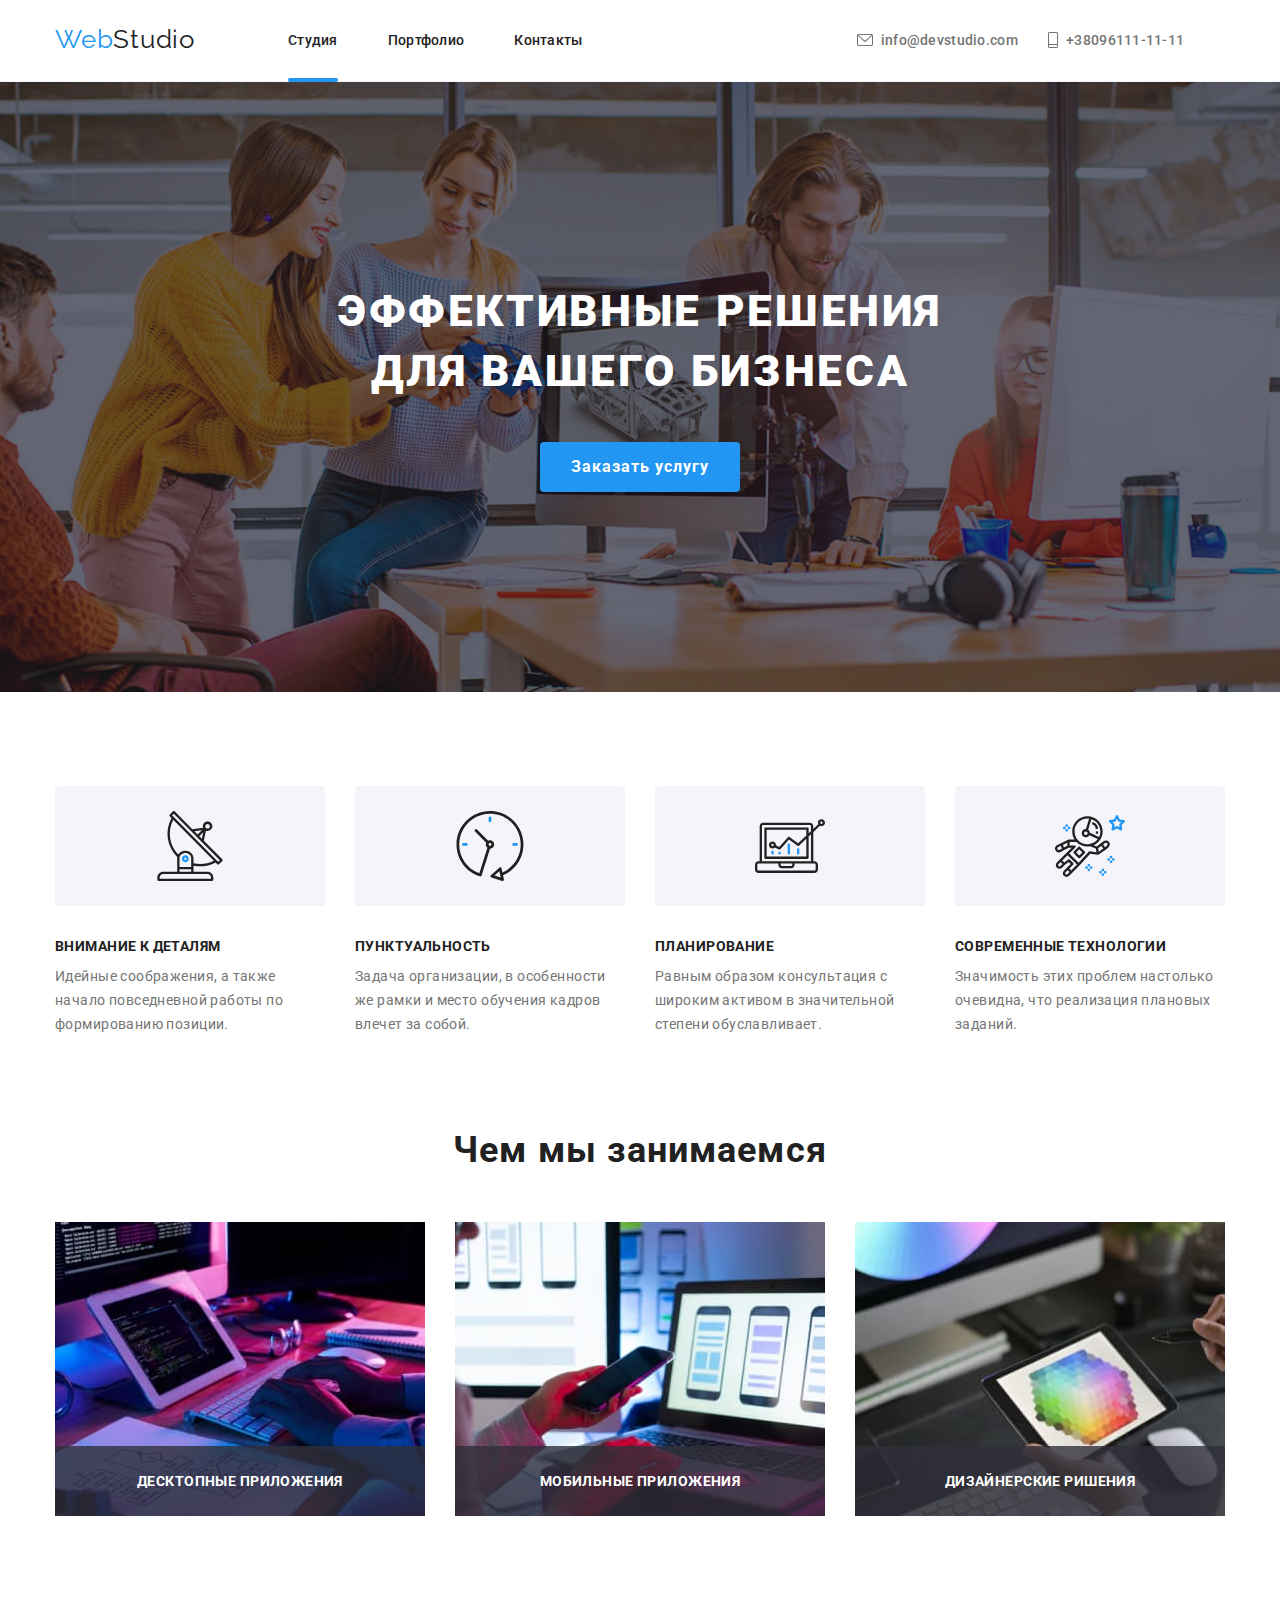
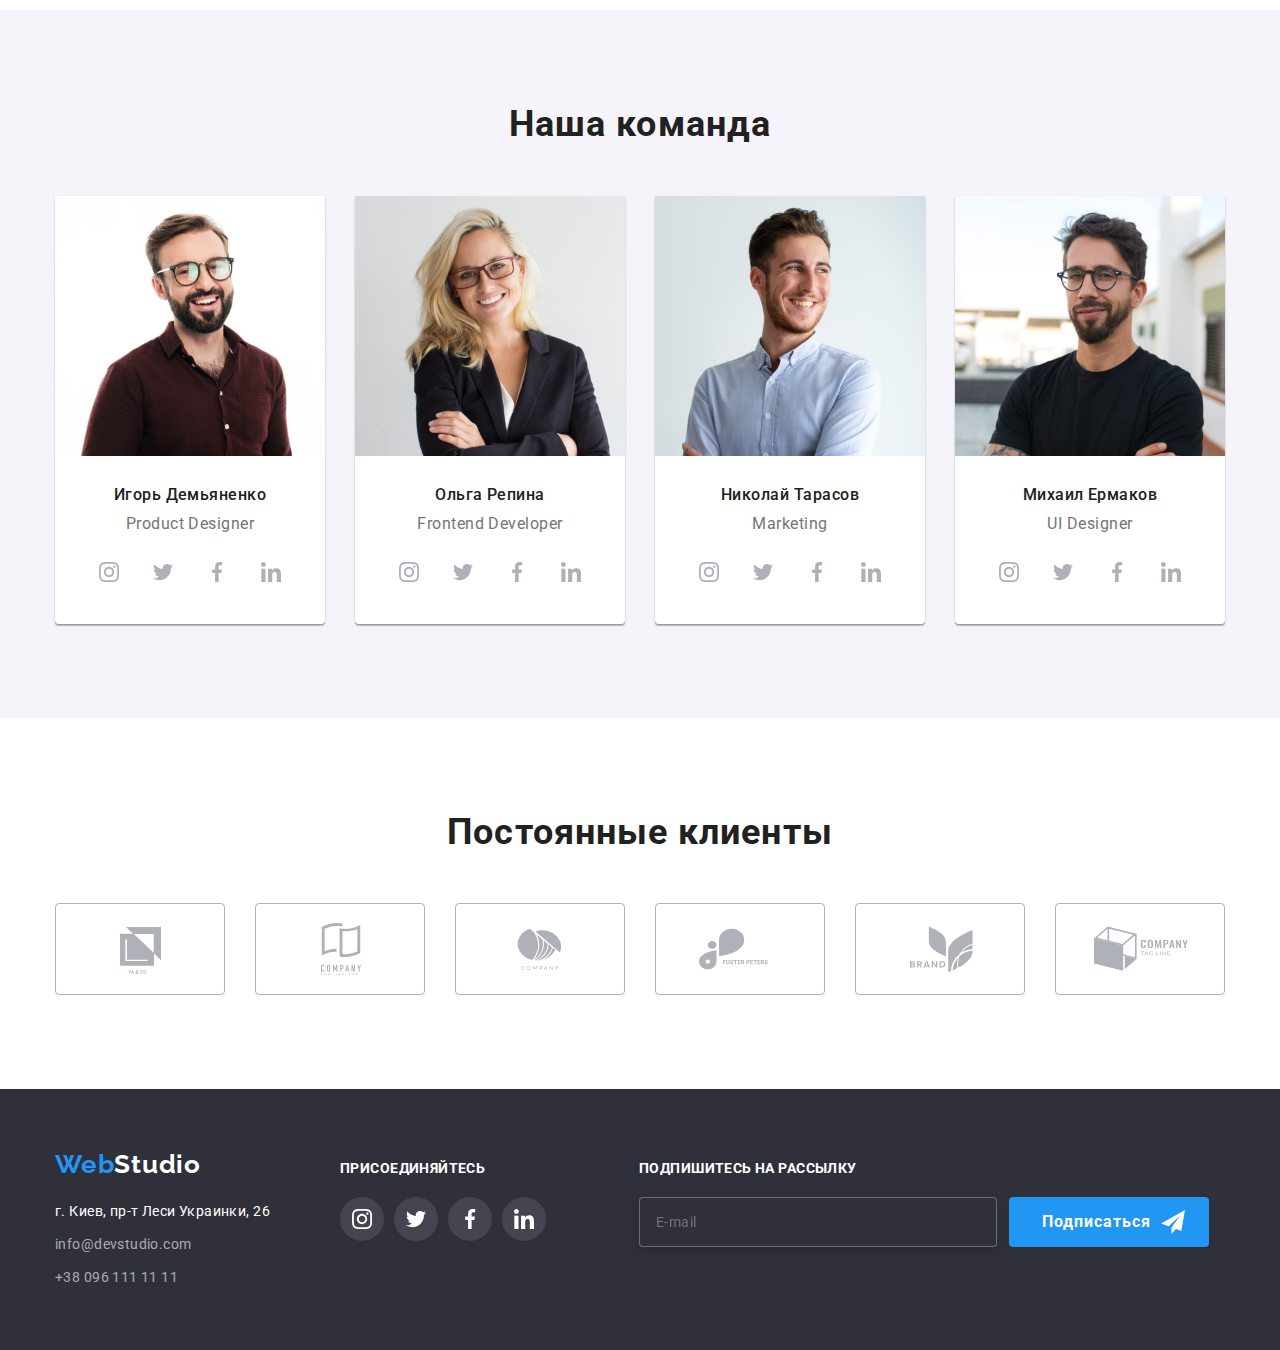
<file: index.html>
<!DOCTYPE html>
<html lang="ru">
  <head>
    <meta charset="UTF-8" />
    <meta http-equiv="X-UA-Compatible" content="IE=edge" />
    <meta name="viewport" content="width=device-width, initial-scale=1.0" />
    <title>goit-markup-hw-01</title>
    <link rel="preconnect" href="https://fonts.googleapis.com">
    <link rel="preconnect" href="https://fonts.gstatic.com" crossorigin>
    <link href="https://fonts.googleapis.com/css2?family=Raleway:wght@700&family=Roboto:wght@400;500;700;900&display=swap"
        rel="stylesheet">
        <link
        rel="stylesheet"
        href="https://cdnjs.cloudflare.com/ajax/libs/modern-normalize/1.0.0/modern-normalize.min.css"
      />
      <link rel="stylesheet" href="./css/main.min.css">
      <style type="text/css"></style>

  </head>
  <body class="body">

    <header class="header-line">
      <div class="conteiner header">
     
        <a lang="en" href="./index.html" class="header__logo-link"><span class="header__logo">Web</span>Studio</a>
        
        <nav class="сonteiner-nav">
          
          <ul class="сonteiner-nav__list list">
            <li class="сonteiner-nav__item"><a href="./index.html" class="link anim-link active ">Студия</a></li>
            <li class="сonteiner-nav__item"><a href="./portfolio.html" class="link anim-link ">Портфолио</a></li>
            <li class="сonteiner-nav__item"><a href="./index.html" class="link anim-link ">Контакты</a></li>
          </ul>
        </nav>
  
        <ul class="header-contact list">
          <li class="header-contact__item ">
            <a class="link anim-link link-link" href="mailto:info@devstudio.com"> 
              <svg class="header-contact__icon-mail">
                <use href="./imeges/icon.svg#mail-icon"></use>
              </svg>
              info@devstudio.com
            </a>
          </li>
          <li class="header-contact__item tel-tel">
            <a class="link anim-link" href="tel:+380961111111">
              <svg class="header-contact__icon-tel">
                <use href="./imeges/icon.svg#tel-icon"></use>
              </svg>
              +38096111-11-11
            </a>
          </li>
        </ul>
        </div>
      </header>
    <main>
      <!--для бизнеса-->
      <section class="biznes">
        <div class="conteiner">
          <h1 class="biznes__tital">
            Эффективные решения<br />
              для вашего бизнеса
          </h1>
          <div class="modal-back is-hidden"  data-modal>
          <div class="modal">
            <button class="modal__button" data-modal-close>
              <svg class="modal__icon" width="11" height="11">
                <use href="./imeges/icon.svg#modal-close"></use>
              </svg>
            </button>
            <form class="form">
              <b class="form__tital">Оставьте свои данные, мы вам перезвоним</b>
              <ul class="form__list list">
                  <li class="form__item mini-blog ">
                    <label class="form__label " for="name">Имя</label>
                  <div class="transform-for-help">
                    <input class="form__input" class="input" type="text" name="name" id="name"/>
                  <svg class="form-icon" width="12" height="12">
                    <use href="./imeges/icon.svg#name-name"></use>
                  </svg>
                  </div>
                  </li>
                  
                  <li class="form__item mini-blog">
                    <label class="form__label" for="tel">Телефон</label>
                    <div class="transform-for-help">
                      <input class="form__input" class="input" type="tel" name="tel" id="tel">
                      <svg class="form-icon" width="14" height="14">
                        <use href="./imeges/icon.svg#tel-modal"></use>
                      </svg>
                    </div>
                  </li>
                              
                <li class="form__item mini-blog">
                  <label class="form__label" for="email">Почта</label>
                  <div class="transform-for-help">
                    <input class="form__input" class="input" type="email" name="email" id="email">
                    <svg class="form-icon" width="16" height="12">
                      <use href="./imeges/icon.svg#mail-modal"></use>
                    </svg>
                  </div>
                </li>

                <li class="form__item mini-blog coments">
                  <label class="form__label " for="coment">Коментарий</label>
                  <textarea class="form__textarea textarea" name="coment" id="coment" rows="10" placeholder="Введите текст"></textarea>
                </li>
                </ul>
            <div class="checkbox-blog mini-blog ">
              <label class="checkbox-blog__text" >
                <input class="checkbox-blog__checkbox-input" type="checkbox" name="policy" />
                <span class="checkbox-blog__check-icon "></span>
                Соглашаюсь с рассылкой и принимаю <a href="" class="checkbox-blog__link--color-blue">Условия договора</a>
              </label>
              </div>
              <button class="checkbox-blog__button-submit" type="submit">Отправить</button>
            </form>
          </div>
          </div>
          <div class="button-box">
          <button type="button" class="biznes__button" data-modal-open>Заказать услугу</button>
        </div>
        </div>
      </section>
      <!--Наши преймужества-->

      <section class="benefits">
        <div class="conteiner">
        <h2 hidden>Наши преимущества</h2>
        <ul class="benefits__list list">
          <li class="benefits__item">
            <h3 class="benefits__tital">Внимание к деталям</h3>
            <p class="benefits__text">
              Идейные соображения, а также начало повседневной работы по
              формированию позиции.
            </p>
          </li>
          <li class="benefits__item">
            <h3 class="benefits__tital">Пунктуальность</h3> 
            <p class="benefits__text">
              Задача организации, в особенности же рамки и место обучения кадров
              влечет за собой.
            </p>
          </li>
          <li class="benefits__item">
            <h3 class="benefits__tital">Планирование</h3>
            <p class="benefits__text">
              Равным образом консультация с широким активом в значительной
              степени обуславливает.
            </p>
          </li>
          <li class="benefits__item">
            <h3 class="benefits__tital">Современные технологии</h3>
            <p class="benefits__text">
              Значимость этих проблем настолько очевидна, что реализация
              плановых заданий.
            </p>
          </li>
        </ul>
        </div>
      </section>
      
      <!--Чем мы занимаемся-->
      <section class="lessons">
        <div class="conteiner">
        <h2 class="lessons__tital">Чем мы занимаемся</h2>
        <ul class="lessons__list list">
          <li class="lessons__item">
            <div class="lessons__box-link">
            <a href=""><img class="img"src="./imeges/img1.jpg" alt="Верстка" width="370"/></a>
            <div class="lessons__box-text">
             <p class="lessons__box-text-tital">ДЕСКТОПНЫЕ ПРИЛОЖЕНИЯ</p>
            </div>
          </div>
          </li>
          <li class="lessons__item">
            <div class="lessons__box-link">
            <a href=""><img class="img"src="./imeges/img2.jpg" alt="Дизайн" width="370"/></a>
            <div class="lessons__box-text">
             <p class="lessons__box-text-tital">МОБИЛЬНЫЕ ПРИЛОЖЕНИЯ</p>
            </div>
          </li>
          <li class="lessons___item">
            <div class="lessons__box-link">
            <a href=""><img class="img" src="./imeges/img3.jpg" alt="оформление" width="370"/></a>
            <div class="lessons__box-text">
              <p class="lessons__box-text-tital">ДИЗАЙНЕРСКИЕ РИШЕНИЯ</p>
            </div>
          </div>
          </li>
        </ul>
      </div>
      </section>

      <!--Наша команда-->
      <section class="team">
        <div class="conteiner">
        <h2 class="team__tital">Наша команда</h2>
        <ul class="team__list list">
          <li class="team__item">
            <img class="img" src="./imeges/imgteam1.jpg" alt="Мужчина" width="270" />
            <div class="card-team">
            <h3 class="card-team__tital">Игорь Демьяненко</h3>
            <p class="card-team__text">Product Designer</p>
            <ul class="card-team__icon-list list">
              <li class="card-team__icon-item">
                <a href="#" class="card-team__link">
                  <svg class="icon-svg" width="20" height="20">
                    <use href="./imeges/icon.svg#instagram"></use>
                  </svg>
                </a>
              </li>
              <li class="card-team__icon-item">
                <a href="#" class="card-team__link">
                  <svg class="icon-svg" width="20" height="20">
                    <use href="./imeges/icon.svg#twitter"></use>
                  </svg>
                </a>
              </li>
              <li class="card-team__icon-item">
                <a href="#" class="card-team__link">
                  <svg class="icon-svg" width="20" height="20">
                    <use href="./imeges/icon.svg#facebook"></use>
                  </svg>
                </a>
              </li>
              <li class="card-team__icon-item">
                <a href="#" class="card-team__link">
                  <svg class="icon-svg" width="20" height="20">
                    <use href="./imeges/icon.svg#linkedin"></use>
                  </svg>
                </a>
              </li>
            </ul>
          </div>
          </li>
          <li class="team__item">
            <img class="img" src="./imeges/imgteam2.jpg" alt="Женщина" width="270" />
            <div class="card-team">
            <h3 class="card-team__tital">Ольга Репина</h3>
            <p class="card-team__text">Frontend Developer</p>
            <ul class="card-team__icon-list list">
              <li class="card-team__icon-item">
                <a href="#" class="card-team__link">
                  <svg class="card-team__icon" width="20" height="20">
                    <use href="./imeges/icon.svg#instagram"></use>
                  </svg>
                </a>
              </li>
              <li class="card-team__icon-item">
                <a href="#" class="card-team__link">
                  <svg class="card-team__icon" width="20" height="20">
                    <use href="./imeges/icon.svg#twitter"></use>
                  </svg>
                </a>
              </li>
              <li class="card-team__icon-item">
                <a href="#" class="card-team__link">
                  <svg class="card-team__icon" width="20" height="20">
                    <use href="./imeges/icon.svg#facebook"></use>
                  </svg>
                </a>
              </li>
              <li class="card-team__icon-item">
                <a href="#" class="card-team__link">
                  <svg class="card-team__icon" width="20" height="20">
                    <use href="./imeges/icon.svg#linkedin"></use>
                  </svg>
                </a>
              </li>
            </ul>
          </div>
          </li>
          <li class="team__item">
            <img class="img" src="./imeges/imgteam3.jpg" alt="Мужчина" width="270" />
            <div class="card-team">
            <h3 class="card-team__tital">Николай Тарасов</h3>
            <p class="card-team__text">Marketing</p>
            <ul class="card-team__icon-list list">
              <li class="card-team__icon-item">
                <a href="#" class="card-team__link">
                  <svg class="card-team__icon" width="20" height="20">
                    <use href="./imeges/icon.svg#instagram"></use>
                  </svg>
                </a>
              </li>
              <li class="card-team__icon-item">
                <a href="#" class="card-team__link">
                  <svg class="card-team__icon" width="20" height="20">
                    <use href="./imeges/icon.svg#twitter"></use>
                  </svg>
                </a>
              </li>
              <li class="card-team__icon-item">
                <a href="#" class="card-team__link">
                  <svg class="card-team__icon" width="20" height="20">
                    <use href="./imeges/icon.svg#facebook"></use>
                  </svg>
                </a>
              </li>
              <li class="card-team__icon-item">
                <a href="#" class="card-team__link">
                  <svg class="card-team__icon" width="20" height="20">
                    <use href="./imeges/icon.svg#linkedin"></use>
                  </svg>
                </a>
              </li>
            </ul>
            </div>
          </li>
          <li class="team__item">
            <img class="img" src="./imeges/imgteam4.jpg" alt="Мужчина" width="270" />
            <div class="card-team">
            <h3 class="card-team__tital">Михаил Ермаков</h3>
            <p class="card-team__text">UI Designer</p>
            <ul class="card-team__icon-list list">
              <li class="card-team__icon-item">
                <a href="#" class="card-team__link">
                  <svg class="card-team__icon" width="20" height="20">
                    <use href="./imeges/icon.svg#instagram"></use>
                  </svg>
                </a>
              </li>
              <li class="card-team__icon-item">
                <a href="#" class="card-team__link">
                  <svg class="card-team__icon" width="20" height="20">
                    <use href="./imeges/icon.svg#twitter"></use>
                  </svg>
                </a>
              </li>
              <li class="card-team__icon-item">
                <a href="#" class="card-team__link">
                  <svg class="card-team__icon" width="20" height="20">
                    <use href="./imeges/icon.svg#facebook"></use>
                  </svg>
                </a>
              </li>
              <li class="card-team__icon-item">
                <a href="#" class="card-team__link">
                  <svg class="card-team__icon" width="20" height="20">
                    <use href="./imeges/icon.svg#linkedin"></use>
                  </svg>
                </a>
              </li>
            </ul>
            </div>
          </li>
        </ul>
        </div>
      </section>
      <!-- clients -->
      <section class="clients">
        <div class="conteiner">
        <h2 class="clients__tital">Постоянные клиенты</h2>
        <ul class="clients__list list">
          <li class="clients-item">
            <a href="" class="clients__link">
              <svg class="clients__logo">
                <use href="./imeges/icon.svg#logo1" width="106" height="60"></use>
              </svg>
            </a>
          </li>
          <li class="clients-item">
            <a href="" class="clients__link">
              <svg class="clients__logo">
                <use href="./imeges/icon.svg#logo2" width="106" height="60"></use>
              </svg>
            </a>
          </li>
          <li class="clients-item">
            <a href="" class="clients__link">
              <svg class="clients__logo">
                <use href="./imeges/icon.svg#logo3" width="106" height="60"></use>
              </svg>
            </a>
          </li>
          <li class="clients-item">
            <a href="" class="clients__link">
              <svg class="clients__logo">
                <use href="./imeges/icon.svg#logo4" width="106" height="60"></use>
              </svg>
            </a>
          </li>
          <li class="clients-item">
            <a href="" class="clients__link">
              <svg class="clients__logo">
                <use href="./imeges/icon.svg#logo5" width="106" height="60"></use>
              </svg>
            </a>
          </li>
          <li class="clients-item">
          <a href="" class="clients__link">
            <svg class="clients__logo">
              <use href="./imeges/icon.svg#logo6" width="106" height="60"></use>
            </svg>
          </a>
          </li>
        </ul>
        </div>
      </section>
    </main>

    <footer class="footer">
      <div class="conteiner footerbox-for-help">
        <div class="footer-adress">
      <a lang="en" href="./index.html" class="logo-footer"><span class="logo-footer--color-blue">Web</span>Studio</a>
      <address class="contact-footer">
        <p class="contact-footer__adress">г. Киев, пр-т Леси Украинки, 26</p>
        <div class="contact-footer__mail-box">
          <a href="mailto:info@devstudio.com" class="contact-footer__mail anim-link ">info@devstudio.com</a><br />
          </div>
        <a href="tel:+380961111111" class="contact-footer__tel anim-link ">+38 096 111 11 11</a><br />
        </div>
        <div class="join">
          <p class="join__tital">ПРИСОЕДИНЯЙТЕСЬ</p>
          <ul class="join__list list">
            <li class="join__item">
              <a href="#" class="join__link">
                <svg class="join__icon" width="20" height="20">
                  <use href="./imeges/icon.svg#instagram"></use>
                </svg>
              </a>
            </li>
            <li class="join__item">
              <a href="#" class="join__link">
                <svg class="join__icon" width="20" height="20">
                  <use href="./imeges/icon.svg#twitter"></use>
                </svg>
              </a>
            </li>
            <li class="join__item">
              <a href="#" class="join__link">
                <svg class="join__icon" width="20" height="20">
                  <use href="./imeges/icon.svg#facebook"></use>
                </svg>
              </a>
            </li>
            <li class="join__item">
              <a href="#" class="join__link">
                <svg class="join__icon" width="20" height="20">
                  <use href="./imeges/icon.svg#linkedin"></use>
                </svg>
              </a>
            </li>
          </ul>
        </address>
      </div>
      <div class="sub">
        <form>
          <p class="sub__tital">ПОДПИШИТЕСЬ НА РАССЫЛКУ</p>
          <div class="sub__box">
            <input class="sub__input" type="email" name="footer-email" placeholder="E-mail"/>
            <button class="sub__button">
              <span>Подписаться</span>
              <svg class="sub__icon" width="24" height="24px">
              <use href="./imeges/icon.svg#svg-footer"></use>
              </svg>
            </button>
          </div>
        </form>
      </div>
      </div>
    </footer>
   <script src="./js/modal.js"></script>
  </body>
</html>
</file>
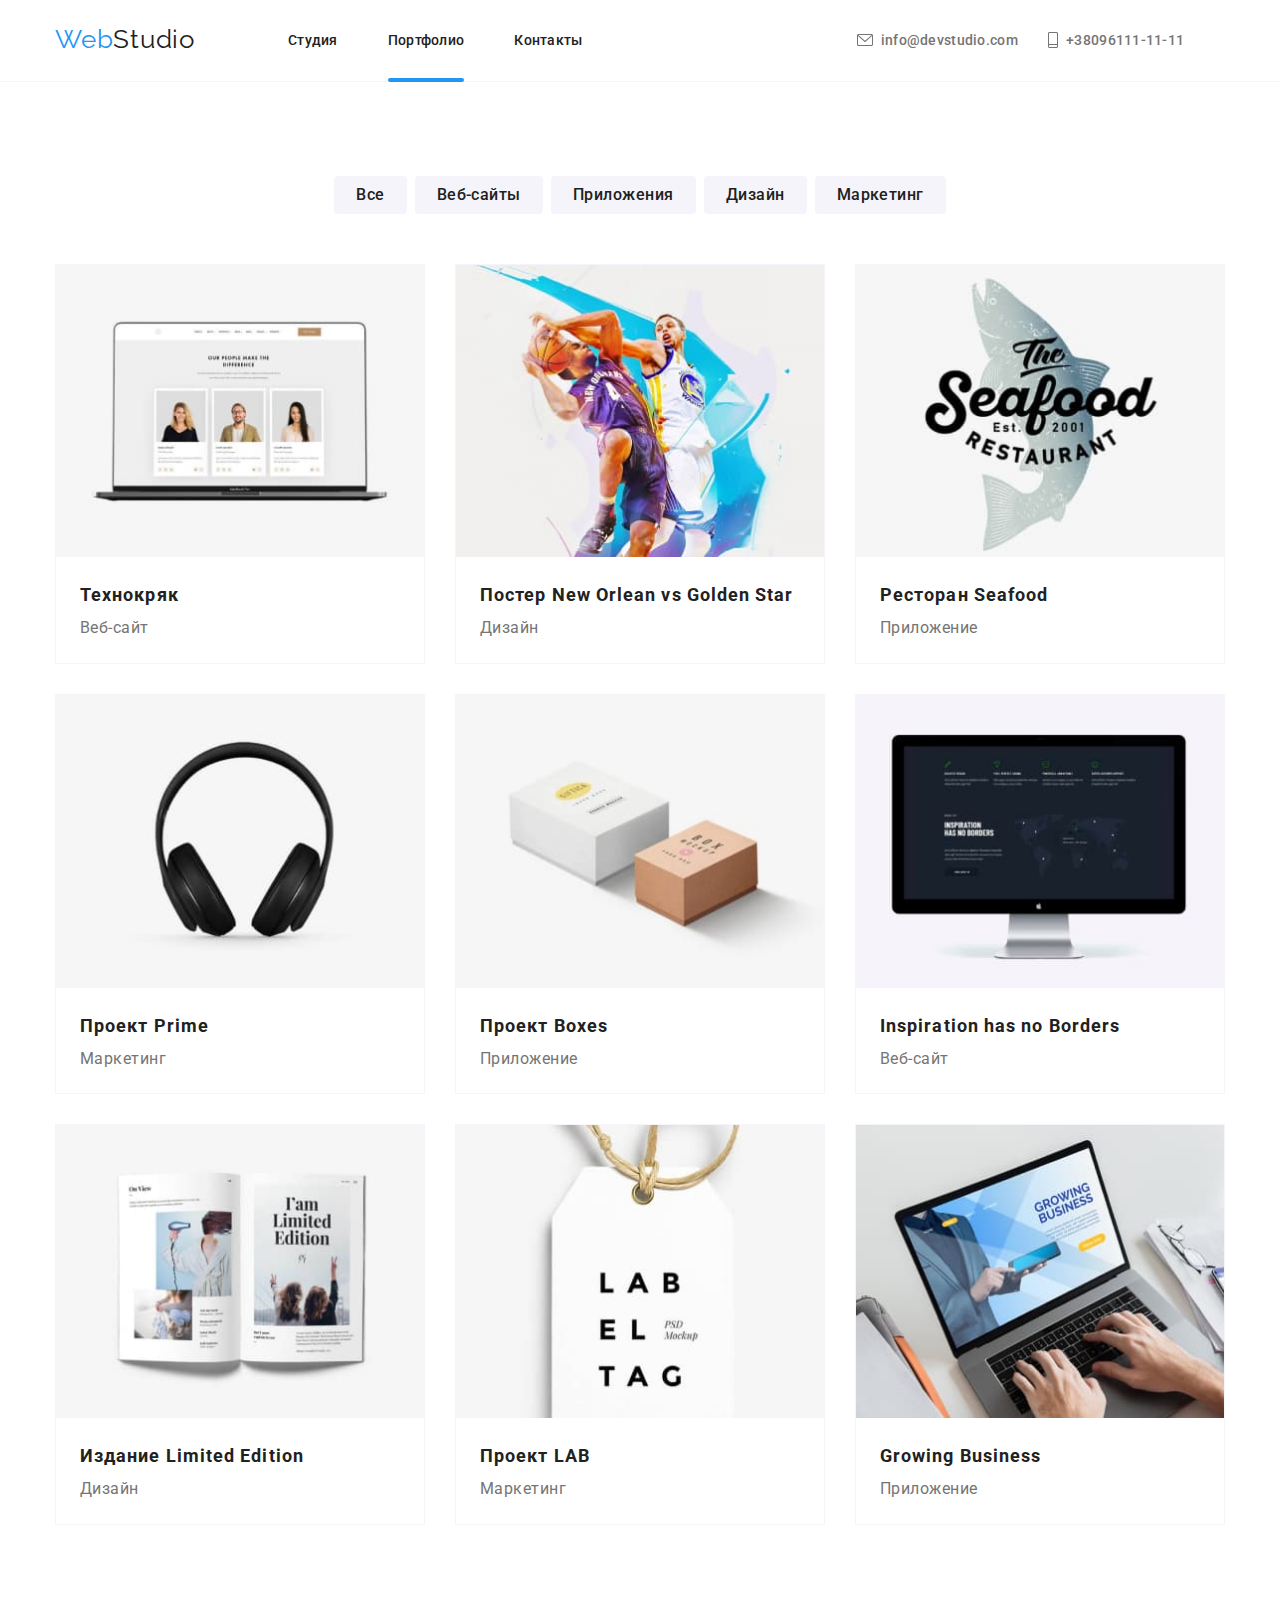
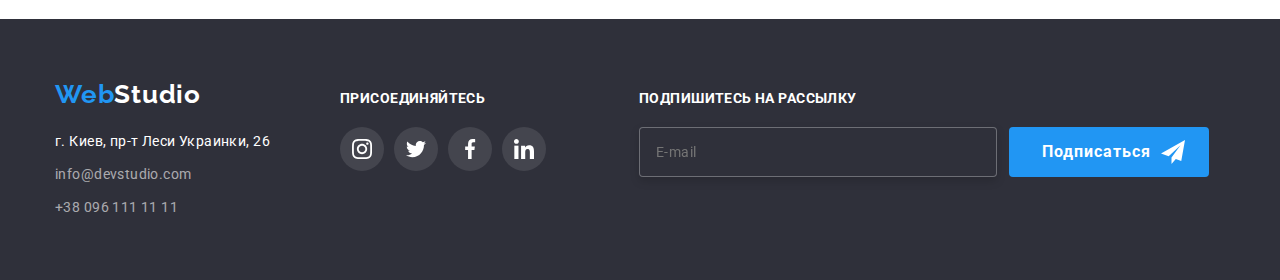
<file: portfolio.html>
<!DOCTYPE html>
<html lang="ru">
<head>
    <meta charset="UTF-8">
    <meta http-equiv="X-UA-Compatible" content="IE=edge">
    <meta name="viewport" content="width=device-width, initial-scale=1.0">
    <title>goit-markup-hw-02</title>
    <link rel="preconnect" href="https://fonts.googleapis.com">
    <link rel="preconnect" href="https://fonts.gstatic.com" crossorigin>
    <link href="https://fonts.googleapis.com/css2?family=Raleway:wght@700&family=Roboto:wght@400;500;700;900&display=swap"
        rel="stylesheet">
        <link
        rel="stylesheet"
        href="https://cdnjs.cloudflare.com/ajax/libs/modern-normalize/1.0.0/modern-normalize.min.css"
      />
        <link rel="stylesheet" href="./css/portfolio.min.css">
        <style type="text/css"></style>
</head>
<body class="body">
  <header class="header-line">
    <div class="conteiner header">
   
      <a lang="en" href="./index.html" class="header__logo-link"><span class="header__logo">Web</span>Studio</a>
      
      <nav class="сonteiner-nav">
        
        <ul class="сonteiner-nav__list list">
          <li class="сonteiner-nav__item"><a href="./index.html" class="link anim-link ">Студия</a></li>
          <li class="сonteiner-nav__item"><a href="./portfolio.html" class="link anim-link active ">Портфолио</a></li>
          <li class="сonteiner-nav__item"><a href="./index.html" class="link anim-link ">Контакты</a></li>
        </ul>
      </nav>

      <ul class="header-contact list">
        <li class="header-contact__item ">
          <a class="link anim-link link-link" href="mailto:info@devstudio.com"> 
            <svg class="header-contact__icon-mail">
              <use href="./imeges/icon.svg#mail-icon"></use>
            </svg>
            info@devstudio.com
          </a>
        </li>
        <li class="header-contact__item tel-tel">
          <a class="link anim-link" href="tel:+380961111111">
            <svg class="header-contact__icon-tel">
              <use href="./imeges/icon.svg#tel-icon"></use>
            </svg>
            +38096111-11-11
          </a>
        </li>
      </ul>
      </div>
    </header>
      <main class="portfolio">
          <h1 hidden>Портфолио</h1>
          <section class="portfolio__box">
            <div class="conteiner">
              <ul class="portfolio__filter-list list">
                  <li class="portfolio__filter-item"><button class="filter-button" type="button">Все</button></li>
                  <li class="portfolio__filter-item"><button class="filter-button" type="button">Веб-сайты</button></li>
                  <li class="portfolio__filter-item"><button class="filter-button" type="button">Приложения</button></li>
                  <li class="portfolio__filter-item"><button class="filter-button" type="button">Дизайн</button></li>
                  <li class="portfolio__filter-item"><button class="filter-button" type="button">Маркетинг</button></li>
              </ul>

              <h2 hidden>Проекты</h2>
              <div class="project">
              <ul class="project__list list">
                  <li class="project__item">
                    <div class="project__box">
                      <p class="project__info-text">Ресурс предлагает комплексные предложения с разным уровнем функционала и сервисов. Все это позволит посетителю получить исчерпывающие сведения о компании или частном лице.</p>
                      <img class="img" src="./imeges/portfolio1.jpg" alt="Веб-сайт" width="370">
                      </div>
                      <div class="project__info-box">
                      <h3 class="project__tital">Технокряк</h3>
                      <p class="project__text">Веб-сайт</p>
                      </div>
                  </li>
                  <li  class="project__item">
                    <div class="project__box">
                      <p class="project__info-text">Ресурс предлагает комплексные предложения с разным уровнем функционала и сервисов. Все это позволит посетителю получить исчерпывающие сведения о компании или частном лице.</p>
                      <img class="img" src="./imeges/portfolio2.jpg" alt="Дизайн" width="370">
                      </div>
                      <div class="project__info-box">
                      <h3 class="project__tital">Постер New Orlean vs Golden Star</h3>
                      <p class="project__text">Дизайн</p>
                      </div>
                  </li>
                  <li  class="project__item">
                    <div class="project__box">
                      <p class="project__info-text">Ресурс предлагает комплексные предложения с разным уровнем функционала и сервисов. Все это позволит посетителю получить исчерпывающие сведения о компании или частном лице.</p>
                      <img class="img" src="./imeges/portfolio3.jpg" alt="Приложение" width="370">
                      </div>
                      <div class="project__info-box">
                      <h3 class="project__tital">Ресторан Seafood</h3>
                      <p class="project__text">Приложение</p>
                      </div>
                  </li>
                  <li  class="project__item">
                    <div class="project__box">
                      <p class="project__info-text">Ресурс предлагает комплексные предложения с разным уровнем функционала и сервисов. Все это позволит посетителю получить исчерпывающие сведения о компании или частном лице.</p>
                      <img class="img" src="./imeges/portfolio4.jpg" alt="Маркетинг" width="370">
                      </div>
                      <div class="project__info-box">
                      <h3 class="project__tital">Проект Prime</h3>
                      <p class="project__text">Маркетинг</p>
                      </div>
                  </li>
                  <li  class="project__item">
                    <div class="project__box">
                      <p class="project__info-text">Ресурс предлагает комплексные предложения с разным уровнем функционала и сервисов. Все это позволит посетителю получить исчерпывающие сведения о компании или частном лице.</p>
                      <img class="img" src="./imeges/portfolio5.jpg" alt="Приложение" width="370">
                      </div>
                      <div class="project__info-box">
                      <h3 class="project__tital">Проект Boxes</h3>
                      <p class="project__text">Приложение</p>
                      </div>
                  </li>
                  <li  class="project__item">
                    <div class="project__box">
                      <p class="project__info-text">Ресурс предлагает комплексные предложения с разным уровнем функционала и сервисов. Все это позволит посетителю получить исчерпывающие сведения о компании или частном лице.</p>
                      <img class="img" src="./imeges/portfolio6.jpg" alt="Веб-сайт" width="370" >
                      </div>
                      <div class="project__info-box">
                      <h3 class="project__tital">Inspiration has no Borders</h3>
                      <p class="project__text">Веб-сайт</p>
                      </div>
                  </li>
                  <li  class="project__item">
                    <div class="project__box">
                      <p class="project__info-text">Ресурс предлагает комплексные предложения с разным уровнем функционала и сервисов. Все это позволит посетителю получить исчерпывающие сведения о компании или частном лице.</p>
                      <img class="img" src="./imeges/portfolio7.jpg" alt="Дизайн" width="370">
                      </div>
                      <div class="project__info-box">
                      <h3 class="project__tital">Издание Limited Edition</h3>
                      <p class="project__text">Дизайн</p>
                      </div>
                  </li>
                  <li  class="project__item">
                    <div class="project__box">
                      <p class="project__info-text">Ресурс предлагает комплексные предложения с разным уровнем функционала и сервисов. Все это позволит посетителю получить исчерпывающие сведения о компании или частном лице.</p>
                      <img class="img" src="./imeges/portfolio8.jpg" alt="Маркетинг" width="370">
                      </div>
                      <div class="project__info-box">
                      <h3 class="project__tital">Проект LAB</h3>
                      <p class="project__text">Маркетинг</p>
                      </div>
                  </li>
                  <li class="project__item">
                    <div class="project__box">
                      <p class="project__info-text">Ресурс предлагает комплексные предложения с разным уровнем функционала и сервисов. Все это позволит посетителю получить исчерпывающие сведения о компании или частном лице.</p>
                      <img class="img" src="./imeges/portfolio9.jpg" alt="Приложение" width="370">
                      </div>
                      <div class="project__info-box">
                      <h3 class="project__tital">Growing Business</h3>
                      <p class="project__text">Приложение</p>
                      </div>
                  </li>
              </ul>
              </div>
              </div>
          </section>
      </main>
      <footer class="footer">
        <div class="conteiner footerbox-for-help">
          <div class="footer-adress">
        <a lang="en" href="./index.html" class="logo-footer"><span class="logo-footer--color-blue">Web</span>Studio</a>
        <address class="contact-footer">
          <p class="contact-footer__adress">г. Киев, пр-т Леси Украинки, 26</p>
          <div class="contact-footer__mail-box">
            <a href="mailto:info@devstudio.com" class="contact-footer__mail anim-link ">info@devstudio.com</a><br />
            </div>
          <a href="tel:+380961111111" class="contact-footer__tel anim-link ">+38 096 111 11 11</a><br />
          </div>
          <div class="join">
            <p class="join__tital">ПРИСОЕДИНЯЙТЕСЬ</p>
            <ul class="join__list list">
              <li class="join__item">
                <a href="#" class="join__link">
                  <svg class="join__icon" width="20" height="20">
                    <use href="./imeges/icon.svg#instagram"></use>
                  </svg>
                </a>
              </li>
              <li class="join__item">
                <a href="#" class="join__link">
                  <svg class="join__icon" width="20" height="20">
                    <use href="./imeges/icon.svg#twitter"></use>
                  </svg>
                </a>
              </li>
              <li class="join__item">
                <a href="#" class="join__link">
                  <svg class="join__icon" width="20" height="20">
                    <use href="./imeges/icon.svg#facebook"></use>
                  </svg>
                </a>
              </li>
              <li class="join__item">
                <a href="#" class="join__link">
                  <svg class="join__icon" width="20" height="20">
                    <use href="./imeges/icon.svg#linkedin"></use>
                  </svg>
                </a>
              </li>
            </ul>
          </address>
        </div>
        <div class="sub">
          <form>
            <p class="sub__tital">ПОДПИШИТЕСЬ НА РАССЫЛКУ</p>
            <div class="sub__box">
              <input class="sub__input" type="email" name="footer-email" placeholder="E-mail"/>
              <button class="sub__button">
                <span>Подписаться</span>
                <svg class="sub__icon" width="24" height="24px">
                <use href="./imeges/icon.svg#svg-footer"></use>
                </svg>
              </button>
            </div>
          </form>
        </div>
        </div>
      </footer>
    
</body>
</html>
</file>
<file: css/main.min.css>
.body{font-family:"Roboto",sans-serif;font-size:14px;background-color:#fff;color:#757575}.body .anim-link{-webkit-transition:color 250ms cubic-bezier(0.4, 0, 0.2, 1);transition:color 250ms cubic-bezier(0.4, 0, 0.2, 1)}.body .anim-link:hover,.body .anim-link:focus{color:#2196f3}h1,h2,h3,h4,h5,h6,p{margin:0}.conteiner{width:1200px;margin:0 auto;padding:0 15px}.img{display:block;max-width:100%;height:auto}.list{list-style:none;padding-left:0;margin:0}.link{text-decoration:none}.header-line{width:100vw;border-bottom:1px solid #f5f4fa}.header{width:1200px;display:-webkit-box;display:-ms-flexbox;display:flex}.header__logo-link{font-family:"Raleway";font-size:26px;line-height:1.19;text-decoration:none;color:#212121;letter-spacing:.03em;margin-top:24px;margin-bottom:25px}.header__logo{color:#2196f3}.сonteiner-nav__list{display:-webkit-box;display:-ms-flexbox;display:flex;margin-top:32px;margin-bottom:32px;margin-left:43px}.сonteiner-nav__item{position:relative;margin-left:50px}.сonteiner-nav__item,.header-contact__item{list-style:none}.сonteiner-nav__list .link{color:#212121;text-decoration:none;font-weight:500;font-size:14px;line-height:1.14;letter-spacing:.02em}.header-contact{display:-webkit-box;display:-ms-flexbox;display:flex;font-weight:500;font-size:14px;line-height:1.14;letter-spacing:.02em;color:#757575;cursor:pointer;text-decoration:none;-webkit-box-align:center;-ms-flex-align:center;align-items:center;margin-left:274px}.header-contact .link{text-decoration:none;color:#757575}.header-contact__item{list-style:none}.header-contact__icon-mail{vertical-align:-1px;width:16px;height:12px;fill:currentColor;margin-right:5px}.header-contact__icon-tel{vertical-align:bottom;width:10px;height:16px;fill:currentColor;margin-right:5px}.tel-tel{margin-left:30px}.active::after{position:absolute;content:"";height:4px;width:100%;left:0;border-radius:2px;background-color:#2196f3;bottom:-33px}.biznes{padding-top:200px;padding-bottom:200px;background-color:#2f303a;text-align:center;background-image:-webkit-gradient(linear, left top, right top, from(rgba(47, 48, 58, 0.4)), to(rgba(47, 48, 58, 0.4))),url(../imeges/background.jpg);background-image:linear-gradient(to right, rgba(47, 48, 58, 0.4), rgba(47, 48, 58, 0.4)),url(../imeges/background.jpg);background-repeat:no-repeat;background-position:center;background-size:cover;max-width:1600px;margin-left:auto;margin-right:auto}.biznes__tital{font-weight:900;font-size:44px;line-height:1.36;letter-spacing:.06em;text-transform:uppercase;color:#fff}.biznes__button{font-family:"Roboto";font-weight:700;font-size:16px;line-height:1.87;letter-spacing:.06em;cursor:pointer;color:#fff;background-color:#2196f3;-webkit-box-shadow:0px 4px 4px rgba(0,0,0,.15);box-shadow:0px 4px 4px rgba(0,0,0,.15);border-radius:4px;border:none;margin-top:40px;width:200px;height:50px;-webkit-transition:background-color 250ms cubic-bezier(0.4, 0, 0.2, 1),-webkit-box-shadow 250ms cubic-bezier(0.4, 0, 0.2, 1);transition:background-color 250ms cubic-bezier(0.4, 0, 0.2, 1),-webkit-box-shadow 250ms cubic-bezier(0.4, 0, 0.2, 1);transition:box-shadow 250ms cubic-bezier(0.4, 0, 0.2, 1),background-color 250ms cubic-bezier(0.4, 0, 0.2, 1);transition:box-shadow 250ms cubic-bezier(0.4, 0, 0.2, 1),background-color 250ms cubic-bezier(0.4, 0, 0.2, 1),-webkit-box-shadow 250ms cubic-bezier(0.4, 0, 0.2, 1)}.biznes__button:hover,.biznes__button:focus{background-color:#188ce8;-webkit-box-shadow:0px 4px 4px rgba(0,0,0,.15);box-shadow:0px 4px 4px rgba(0,0,0,.15)}.modal-back{position:fixed;top:0;left:0;width:100%;height:100%;background-color:rgba(0,0,0,.2);z-index:1;-webkit-transition:opacity 250ms var(--cubic);transition:opacity 250ms var(--cubic)}.modal-back.is-hidden{opacity:0;pointer-events:none}.modal{position:absolute;top:0;left:0;top:50%;left:50%;min-height:581px;min-width:528px;-webkit-transform:translate(-50%, -50%);transform:translate(-50%, -50%);background-color:#fff;-webkit-box-shadow:0px 1px 3px rgba(0,0,0,.12),0px 1px 1px rgba(0,0,0,.14),0px 2px 1px rgba(0,0,0,.2);box-shadow:0px 1px 3px rgba(0,0,0,.12),0px 1px 1px rgba(0,0,0,.14),0px 2px 1px rgba(0,0,0,.2)}.modal__button{position:absolute;top:8px;right:8px;padding:0;cursor:pointer;display:-webkit-box;display:-ms-flexbox;display:flex;-webkit-box-align:center;-ms-flex-align:center;align-items:center;-webkit-box-pack:center;-ms-flex-pack:center;justify-content:center;border:1px solid rgba(0,0,0,.1);border-radius:50%;width:30px;height:30px;background-color:#fff;-webkit-transition:fill 250ms cubic-bezier(0.4, 0, 0.2, 1);transition:fill 250ms cubic-bezier(0.4, 0, 0.2, 1)}.modal__button:hover,.modal__button:focus{fill:#2196f3}.form{padding:40px}.form__tital{font-style:normal;font-weight:700;font-size:20px;line-height:23px;text-align:center;letter-spacing:.03em;color:#212121}.form__item{display:-webkit-box;display:-ms-flexbox;display:flex;-webkit-box-orient:vertical;-webkit-box-direction:normal;-ms-flex-direction:column;flex-direction:column;text-align:start}.form__list{margin-top:12px}.form__input{width:100%;height:40px;border:1px solid rgba(33,33,33,.2);border-radius:4px;padding-left:42px;-webkit-transition:border-color 250ms cubic-bezier(0.4, 0, 0.2, 1);transition:border-color 250ms cubic-bezier(0.4, 0, 0.2, 1)}.form__textarea{padding:12px 16px;width:100%;height:120px;border:1px solid rgba(33,33,33,.2);border-radius:4px;font-family:"Roboto";color:rgba(117,117,117,.5);margin-top:4px}.form__label{outline:none}.form-icon{position:absolute;top:50%;left:15px;fill:#212121;-webkit-transform:translateY(-50%);transform:translateY(-50%);-webkit-transition:fill 250ms cubic-bezier(0.4, 0, 0.2, 1);transition:fill 250ms cubic-bezier(0.4, 0, 0.2, 1)}.form__input:focus{outline:none;border-color:#2196f3}.form__input:focus+.form-icon{outline:none;fill:#2196f3}.textarea{resize:none}.mini-blog{text-align:left;font-family:"Roboto";font-style:normal;font-weight:400;font-size:12px;line-height:14px;letter-spacing:.01em;color:#757575}.mini-blog .input{font-family:"Roboto";font-style:normal;font-weight:400;font-size:12px;line-height:14px;letter-spacing:.01em;color:#757575}.mini-blog .textarea{font-family:"Roboto";font-style:normal;font-weight:400;font-size:12px;line-height:14px;letter-spacing:.01em;color:#757575}.coments{padding-bottom:20px}.coments .textarea::-webkit-input-placeholder{font-family:"Roboto";font-style:normal;font-weight:400;font-size:12px;line-height:14px;letter-spacing:.01em;color:rgba(117,117,117,.5)}.coments .textarea::-moz-placeholder{font-family:"Roboto";font-style:normal;font-weight:400;font-size:12px;line-height:14px;letter-spacing:.01em;color:rgba(117,117,117,.5)}.coments .textarea:-ms-input-placeholder{font-family:"Roboto";font-style:normal;font-weight:400;font-size:12px;line-height:14px;letter-spacing:.01em;color:rgba(117,117,117,.5)}.coments .textarea::-ms-input-placeholder{font-family:"Roboto";font-style:normal;font-weight:400;font-size:12px;line-height:14px;letter-spacing:.01em;color:rgba(117,117,117,.5)}.coments .textarea::placeholder{font-family:"Roboto";font-style:normal;font-weight:400;font-size:12px;line-height:14px;letter-spacing:.01em;color:rgba(117,117,117,.5)}.check{width:16px;height:15px;margin-right:7px}.checkbox-blog{display:-webkit-box;display:-ms-flexbox;display:flex;-webkit-box-align:center;-ms-flex-align:center;align-items:center;margin-bottom:30px}.checkbox-blog__text{position:relative;font-family:"Roboto";font-style:normal;font-weight:400;font-size:14px;line-height:24px;letter-spacing:.03em}.checkbox-blog__button-submit{width:200px;height:50px;-webkit-box-shadow:0px 4px 4px rgba(0,0,0,.15);box-shadow:0px 4px 4px rgba(0,0,0,.15);border-radius:4px;background-color:#2196f3;border:none;color:#fff;cursor:pointer;font-style:normal;font-weight:700;font-size:16px;line-height:30px;letter-spacing:.06em}.checkbox-blog__link--color-blue{color:#2196f3}.checkbox-blog__checkbox-input{position:absolute;width:1px;height:1px;margin:-1px;border:0;padding:0;clip:rect(0 0 0 0);overflow:hidden}.checkbox-blog__check-icon{display:inline-block;width:16px;height:15px;border:2px solid #212121;border-radius:4px;margin-right:7px}.checkbox-blog__text{display:-webkit-box;display:-ms-flexbox;display:flex;-webkit-box-align:center;-ms-flex-align:center;align-items:center}.checkbox-blog__checkbox-input:checked+.checkbox-blog__check-icon{background-color:#2196f3;background-image:url(../imeges/icon-check.svg);background-size:conteiner;background-origin:border-box;border-color:#2196f3}.transform-for-help{padding:0;position:relative;margin-top:4px;margin-bottom:10px}.benefits{padding-top:94px;padding-bottom:94px}.benefits__list{display:-webkit-box;display:-ms-flexbox;display:flex}.benefits__list{list-style:none}.benefits__tital{font-weight:700;font-size:14px;line-height:1.14;letter-spacing:.03em;text-transform:uppercase;color:#212121}.benefits__text{font-weight:400;font-size:14px;line-height:1.71;letter-spacing:.03em;margin-top:10px}.benefits-back{background-color:#f5f4fa;width:270px;height:120px}.benefits__item::before{content:"";display:inline-block;width:270px;height:120px;background-color:#f5f4fa;margin-bottom:30px;border-radius:4px;background-repeat:no-repeat;background-position:center}.benefits__item:nth-child(1)::before{background-image:url(../imeges/icons.svg/benefits1.svg)}.benefits__item:nth-child(2)::before{background-image:url(../imeges/icons.svg/benefits2.svg)}.benefits__item:nth-child(3)::before{background-image:url(../imeges/icons.svg/benefits3.svg)}.benefits__item:nth-child(4)::before{background-image:url(../imeges/icons.svg/benefits4.svg)}.benefits__item:not(:last-child){margin-right:30px}.lessons{padding-bottom:94px}.lessons__tital{font-weight:700;font-size:36px;line-height:1.16;letter-spacing:.03em;color:#212121;text-align:center;margin-bottom:50px}.lessons__list{list-style:none;display:-webkit-box;display:-ms-flexbox;display:flex}.lessons__box-link{position:relative;display:-webkit-box;display:-ms-flexbox;display:flex}.lessons__box-text{font-style:normal;font-weight:700;text-align:center;letter-spacing:.03em;color:#fff}.lessons__box-text-tital{position:absolute;display:-webkit-box;display:-ms-flexbox;display:flex;-webkit-box-pack:center;-ms-flex-pack:center;justify-content:center;-webkit-box-align:center;-ms-flex-align:center;align-items:center;left:0;bottom:0;width:100%;min-height:70px;font-weight:700;line-height:1.14px;text-transform:uppercase;background-color:rgba(47,48,58,.8)}.lessons__item:not(:last-child){margin-right:30px}.card-team{padding-top:30px;padding-bottom:30px}.card-team__tital{font-weight:500;font-size:16px;line-height:1.18;text-align:center;letter-spacing:.03em;color:#212121;margin-bottom:10px}.card-team__text{font-weight:400;font-size:16px;line-height:1.18;text-align:center;letter-spacing:.03em}.card-team__icon-list{list-style:none;display:-webkit-box;display:-ms-flexbox;display:flex;margin-top:16px;-webkit-box-pack:center;-ms-flex-pack:center;justify-content:center}.card-team__icon-item{width:44px;height:44px}.card-team__link{width:44px;height:44px;border-radius:50%;cursor:pointer;fill:#afb1b8;display:-webkit-box;display:-ms-flexbox;display:flex;-webkit-box-pack:center;-ms-flex-pack:center;justify-content:center;padding-top:12px;-webkit-transition:background-color 250ms cubic-bezier(0.4, 0, 0.2, 1),fill 250ms cubic-bezier(0.4, 0, 0.2, 1);transition:background-color 250ms cubic-bezier(0.4, 0, 0.2, 1),fill 250ms cubic-bezier(0.4, 0, 0.2, 1)}.team{background-color:#f5f4fa;padding-bottom:94px;padding-top:94px}.team__tital{font-weight:700;font-size:36px;line-height:1.16;letter-spacing:.03em;text-align:center;color:#212121}.team__tital{margin-bottom:50px;text-align:center}.team __list{display:-webkit-box;display:-ms-flexbox;display:flex;margin:0}.team__list{display:-webkit-box;display:-ms-flexbox;display:flex;margin:0}.team__item{list-style:none;background-color:#fff;-webkit-box-shadow:0px 1px 3px rgba(0,0,0,.12),0px 1px 1px rgba(0,0,0,.14),0px 2px 1px rgba(0,0,0,.2);box-shadow:0px 1px 3px rgba(0,0,0,.12),0px 1px 1px rgba(0,0,0,.14),0px 2px 1px rgba(0,0,0,.2);border-radius:0px 0px 4px 4px;width:270px}.team__item:not(:last-child){margin-right:30px}.card-team__icon-item:not(:last-child){margin-right:10px}.card-team__link:focus,.card-team__link:hover{background-color:#2196f3;fill:#fff}.clients{padding-top:94px;padding-bottom:94px}.clients__tital{font-weight:700;font-size:36px;line-height:1.16;letter-spacing:.03em;text-align:center;color:#212121;margin-bottom:50px}.clients__list{list-style:none;display:-webkit-box;display:-ms-flexbox;display:flex;-webkit-box-pack:justify;-ms-flex-pack:justify;justify-content:space-between}.clients__link{display:-webkit-box;display:-ms-flexbox;display:flex;-webkit-box-pack:center;-ms-flex-pack:center;justify-content:center;width:170px;height:92px;cursor:pointer;fill:#afb1b8;border:1px solid #afb1b8;border-radius:4px;padding:16px 32px;-webkit-transition:fill 250ms cubic-bezier(0.4, 0, 0.2, 1),border-color 250ms cubic-bezier(0.4, 0, 0.2, 1);transition:fill 250ms cubic-bezier(0.4, 0, 0.2, 1),border-color 250ms cubic-bezier(0.4, 0, 0.2, 1)}.clients-item:not(:last-child){margin-right:30px}.clients__link:hover,.clients__link:focus{fill:#2196f3;border-color:#2196f3}.footer{padding-top:60px;padding-bottom:60px;background-color:#2f303a}.footerbox-for-help{display:-webkit-box;display:-ms-flexbox;display:flex}.join__link:hover,.join__link:focus{background-color:#2196f3}.join__item:not(:last-child){margin-right:10px}.logo-footer{font-family:"Raleway";font-weight:700;font-size:26px;line-height:1.19;text-decoration:none;color:#fff;letter-spacing:.03em}.logo-footer--color-blue{color:#2196f3}.contact-footer__adress{font-weight:400;font-size:14px;line-height:1.71;letter-spacing:.03em;color:#fff;font-style:normal;margin-top:20px}.contact-footer__mail-box{margin-top:9px;margin-bottom:9px}.contact-footer__mail{font-style:normal;text-decoration:none;font-weight:400;font-size:14px;line-height:1.71;letter-spacing:.03em;color:rgba(255,255,255,.6)}.contact-footer__tel{font-style:normal;text-decoration:none;font-weight:400;font-size:14px;line-height:1.71;letter-spacing:.03em;color:rgba(255,255,255,.6)}.join{margin-left:70px;padding-top:12px}.join__tital{font-family:"Roboto";font-style:normal;font-weight:700;font-size:14px;line-height:1.14;letter-spacing:.03em;color:#fff;margin-bottom:20px}.join__link{fill:#fff}.join__link{width:44px;height:44px;border-radius:50%;background-color:rgba(255,255,255,.1);-webkit-box-pack:center;-ms-flex-pack:center;justify-content:center;cursor:pointer;-webkit-box-align:center;-ms-flex-align:center;align-items:center;display:-webkit-box;display:-ms-flexbox;display:flex;-webkit-transition:background-color 250ms cubic-bezier(0.4, 0, 0.2, 1);transition:background-color 250ms cubic-bezier(0.4, 0, 0.2, 1)}.join__list{list-style:none;display:-webkit-box;display:-ms-flexbox;display:flex;padding-left:0}.sub{margin-left:93px;padding-top:12px}.sub__input{width:358px;height:50px;background-color:#2f303a;padding:15px 16px 15px 16px;-webkit-box-sizing:border-box;box-sizing:border-box;border:1px solid rgba(255,255,255,.3);-webkit-filter:drop-shadow(0px 4px 4px rgba(0, 0, 0, 0.15));filter:drop-shadow(0px 4px 4px rgba(0, 0, 0, 0.15));border-radius:4px;font-family:"Roboto";font-style:normal;font-weight:400;font-size:14px;line-height:24px;letter-spacing:.03em;color:#fff;margin-right:12px}.sub__box{display:-webkit-box;display:-ms-flexbox;display:flex}.sub__button{font-family:"Roboto";font-style:normal;font-weight:700;font-size:16px;line-height:30px;display:-webkit-box;display:-ms-flexbox;display:flex;-webkit-box-align:center;-ms-flex-align:center;align-items:center;text-align:center;letter-spacing:.06em;color:#fff;width:200px;height:50px;background-color:#2196f3;border:4px solid #2196f3;border-radius:4px;padding-left:29px}.sub__icon{margin-left:10px}.sub__tital{font-family:"Roboto";font-style:normal;font-weight:700;font-size:14px;line-height:1.14;letter-spacing:.03em;color:#fff;margin-bottom:20px}/*# sourceMappingURL=main.min.css.map */
</file>
<file: css/portfolio.min.css>
.body{font-family:"Roboto",sans-serif;font-size:14px;background-color:#fff;color:#757575}.body .anim-link{-webkit-transition:color 250ms cubic-bezier(0.4, 0, 0.2, 1);transition:color 250ms cubic-bezier(0.4, 0, 0.2, 1)}.body .anim-link:hover,.body .anim-link:focus{color:#2196f3}h1,h2,h3,h4,h5,h6,p{margin:0}.conteiner{width:1200px;margin:0 auto;padding:0 15px}.img{display:block;max-width:100%;height:auto}.list{list-style:none;padding-left:0;margin:0}.link{text-decoration:none}.header-line{width:100vw;border-bottom:1px solid #f5f4fa}.header{width:1200px;display:-webkit-box;display:-ms-flexbox;display:flex}.header__logo-link{font-family:"Raleway";font-size:26px;line-height:1.19;text-decoration:none;color:#212121;letter-spacing:.03em;margin-top:24px;margin-bottom:25px}.header__logo{color:#2196f3}.сonteiner-nav__list{display:-webkit-box;display:-ms-flexbox;display:flex;margin-top:32px;margin-bottom:32px;margin-left:43px}.сonteiner-nav__item{position:relative;margin-left:50px}.сonteiner-nav__item,.header-contact__item{list-style:none}.сonteiner-nav__list .link{color:#212121;text-decoration:none;font-weight:500;font-size:14px;line-height:1.14;letter-spacing:.02em}.header-contact{display:-webkit-box;display:-ms-flexbox;display:flex;font-weight:500;font-size:14px;line-height:1.14;letter-spacing:.02em;color:#757575;cursor:pointer;text-decoration:none;-webkit-box-align:center;-ms-flex-align:center;align-items:center;margin-left:274px}.header-contact .link{text-decoration:none;color:#757575}.header-contact__item{list-style:none}.header-contact__icon-mail{vertical-align:-1px;width:16px;height:12px;fill:currentColor;margin-right:5px}.header-contact__icon-tel{vertical-align:bottom;width:10px;height:16px;fill:currentColor;margin-right:5px}.tel-tel{margin-left:30px}.active::after{position:absolute;content:"";height:4px;width:100%;left:0;border-radius:2px;background-color:#2196f3;bottom:-33px}.portfolio__box{padding-top:94px;padding-bottom:94px}.filter-button{font-family:"Roboto";font-weight:500;font-size:16px;line-height:1.62;text-align:center;letter-spacing:.03em;color:#212121;background-color:#f5f4fa;cursor:pointer;padding-left:0;border-radius:4px;border:none;padding:6px 22px 6px 22px;-webkit-transition:color 250ms cubic-bezier(0.4, 0, 0.2, 1),background-color 250ms cubic-bezier(0.4, 0, 0.2, 1),-webkit-box-shadow 250ms cubic-bezier(0.4, 0, 0.2, 1);transition:color 250ms cubic-bezier(0.4, 0, 0.2, 1),background-color 250ms cubic-bezier(0.4, 0, 0.2, 1),-webkit-box-shadow 250ms cubic-bezier(0.4, 0, 0.2, 1);transition:color 250ms cubic-bezier(0.4, 0, 0.2, 1),box-shadow 250ms cubic-bezier(0.4, 0, 0.2, 1),background-color 250ms cubic-bezier(0.4, 0, 0.2, 1);transition:color 250ms cubic-bezier(0.4, 0, 0.2, 1),box-shadow 250ms cubic-bezier(0.4, 0, 0.2, 1),background-color 250ms cubic-bezier(0.4, 0, 0.2, 1),-webkit-box-shadow 250ms cubic-bezier(0.4, 0, 0.2, 1)}.portfolio__filter-item:not(:last-child){padding-right:8px}.filter-button:hover,.filter-button:focus{color:#fff;background-color:#2196f3;-webkit-box-shadow:0px 3px 1px rgba(0,0,0,.1),0px 1px 2px rgba(0,0,0,.08),0px 2px 2px rgba(0,0,0,.12);box-shadow:0px 3px 1px rgba(0,0,0,.1),0px 1px 2px rgba(0,0,0,.08),0px 2px 2px rgba(0,0,0,.12);border-radius:4px}.portfolio__filter-list{list-style:none;display:-webkit-box;display:-ms-flexbox;display:flex;padding-top:0;-webkit-box-pack:center;-ms-flex-pack:center;justify-content:center;margin:0px;margin-bottom:50px}.project__item:hover,.project__item:focus{-webkit-box-shadow:0px 1px 1px rgba(0,0,0,.12),0px 4px 4px rgba(0,0,0,.06),1px 4px 6px rgba(0,0,0,.16);box-shadow:0px 1px 1px rgba(0,0,0,.12),0px 4px 4px rgba(0,0,0,.06),1px 4px 6px rgba(0,0,0,.16)}.project__item:hover .project__info-text,.project__item:focus .project__info-text{-webkit-transform:translateY(0);transform:translateY(0)}.project__list{list-style:none;display:-webkit-box;display:-ms-flexbox;display:flex;-ms-flex-wrap:wrap;flex-wrap:wrap;padding-left:0;margin:0;gap:30px}.project__box{position:relative;overflow:hidden}.project__item{border:1px solid #f5f4fa;width:370px;-webkit-transition:-webkit-box-shadow 250ms cubic-bezier(0.4, 0, 0.2, 1);transition:-webkit-box-shadow 250ms cubic-bezier(0.4, 0, 0.2, 1);transition:box-shadow 250ms cubic-bezier(0.4, 0, 0.2, 1);transition:box-shadow 250ms cubic-bezier(0.4, 0, 0.2, 1), -webkit-box-shadow 250ms cubic-bezier(0.4, 0, 0.2, 1)}.project__info-text{position:absolute;top:0;opacity:2;width:100%;height:100%;font-style:normal;font-weight:400;font-size:18px;line-height:28px;letter-spacing:.03em;color:#fff;padding:63px 24px;background-color:rgba(33,150,243,.9);-webkit-transform:translateY(101%);transform:translateY(101%);-webkit-transition:-webkit-transform 250ms cubic-bezier(0.4, 0, 0.2, 1);transition:-webkit-transform 250ms cubic-bezier(0.4, 0, 0.2, 1);transition:transform 250ms cubic-bezier(0.4, 0, 0.2, 1);transition:transform 250ms cubic-bezier(0.4, 0, 0.2, 1), -webkit-transform 250ms cubic-bezier(0.4, 0, 0.2, 1)}.project__info-box{padding:20px 24px 20px 24px;border-top:none}.project__text{font-weight:400;font-size:16px;line-height:1.87;letter-spacing:.03em;color:#757575}.project__tital{font-weight:700;font-size:18px;line-height:2;letter-spacing:.06em;color:#212121}.footer{padding-top:60px;padding-bottom:60px;background-color:#2f303a}.footerbox-for-help{display:-webkit-box;display:-ms-flexbox;display:flex}.join__link:hover,.join__link:focus{background-color:#2196f3}.join__item:not(:last-child){margin-right:10px}.logo-footer{font-family:"Raleway";font-weight:700;font-size:26px;line-height:1.19;text-decoration:none;color:#fff;letter-spacing:.03em}.logo-footer--color-blue{color:#2196f3}.contact-footer__adress{font-weight:400;font-size:14px;line-height:1.71;letter-spacing:.03em;color:#fff;font-style:normal;margin-top:20px}.contact-footer__mail-box{margin-top:9px;margin-bottom:9px}.contact-footer__mail{font-style:normal;text-decoration:none;font-weight:400;font-size:14px;line-height:1.71;letter-spacing:.03em;color:rgba(255,255,255,.6)}.contact-footer__tel{font-style:normal;text-decoration:none;font-weight:400;font-size:14px;line-height:1.71;letter-spacing:.03em;color:rgba(255,255,255,.6)}.join{margin-left:70px;padding-top:12px}.join__tital{font-family:"Roboto";font-style:normal;font-weight:700;font-size:14px;line-height:1.14;letter-spacing:.03em;color:#fff;margin-bottom:20px}.join__link{fill:#fff}.join__link{width:44px;height:44px;border-radius:50%;background-color:rgba(255,255,255,.1);-webkit-box-pack:center;-ms-flex-pack:center;justify-content:center;cursor:pointer;-webkit-box-align:center;-ms-flex-align:center;align-items:center;display:-webkit-box;display:-ms-flexbox;display:flex;-webkit-transition:background-color 250ms cubic-bezier(0.4, 0, 0.2, 1);transition:background-color 250ms cubic-bezier(0.4, 0, 0.2, 1)}.join__list{list-style:none;display:-webkit-box;display:-ms-flexbox;display:flex;padding-left:0}.sub{margin-left:93px;padding-top:12px}.sub__input{width:358px;height:50px;background-color:#2f303a;padding:15px 16px 15px 16px;-webkit-box-sizing:border-box;box-sizing:border-box;border:1px solid rgba(255,255,255,.3);-webkit-filter:drop-shadow(0px 4px 4px rgba(0, 0, 0, 0.15));filter:drop-shadow(0px 4px 4px rgba(0, 0, 0, 0.15));border-radius:4px;font-family:"Roboto";font-style:normal;font-weight:400;font-size:14px;line-height:24px;letter-spacing:.03em;color:#fff;margin-right:12px}.sub__box{display:-webkit-box;display:-ms-flexbox;display:flex}.sub__button{font-family:"Roboto";font-style:normal;font-weight:700;font-size:16px;line-height:30px;display:-webkit-box;display:-ms-flexbox;display:flex;-webkit-box-align:center;-ms-flex-align:center;align-items:center;text-align:center;letter-spacing:.06em;color:#fff;width:200px;height:50px;background-color:#2196f3;border:4px solid #2196f3;border-radius:4px;padding-left:29px}.sub__icon{margin-left:10px}.sub__tital{font-family:"Roboto";font-style:normal;font-weight:700;font-size:14px;line-height:1.14;letter-spacing:.03em;color:#fff;margin-bottom:20px}/*# sourceMappingURL=portfolio.min.css.map */
</file>
